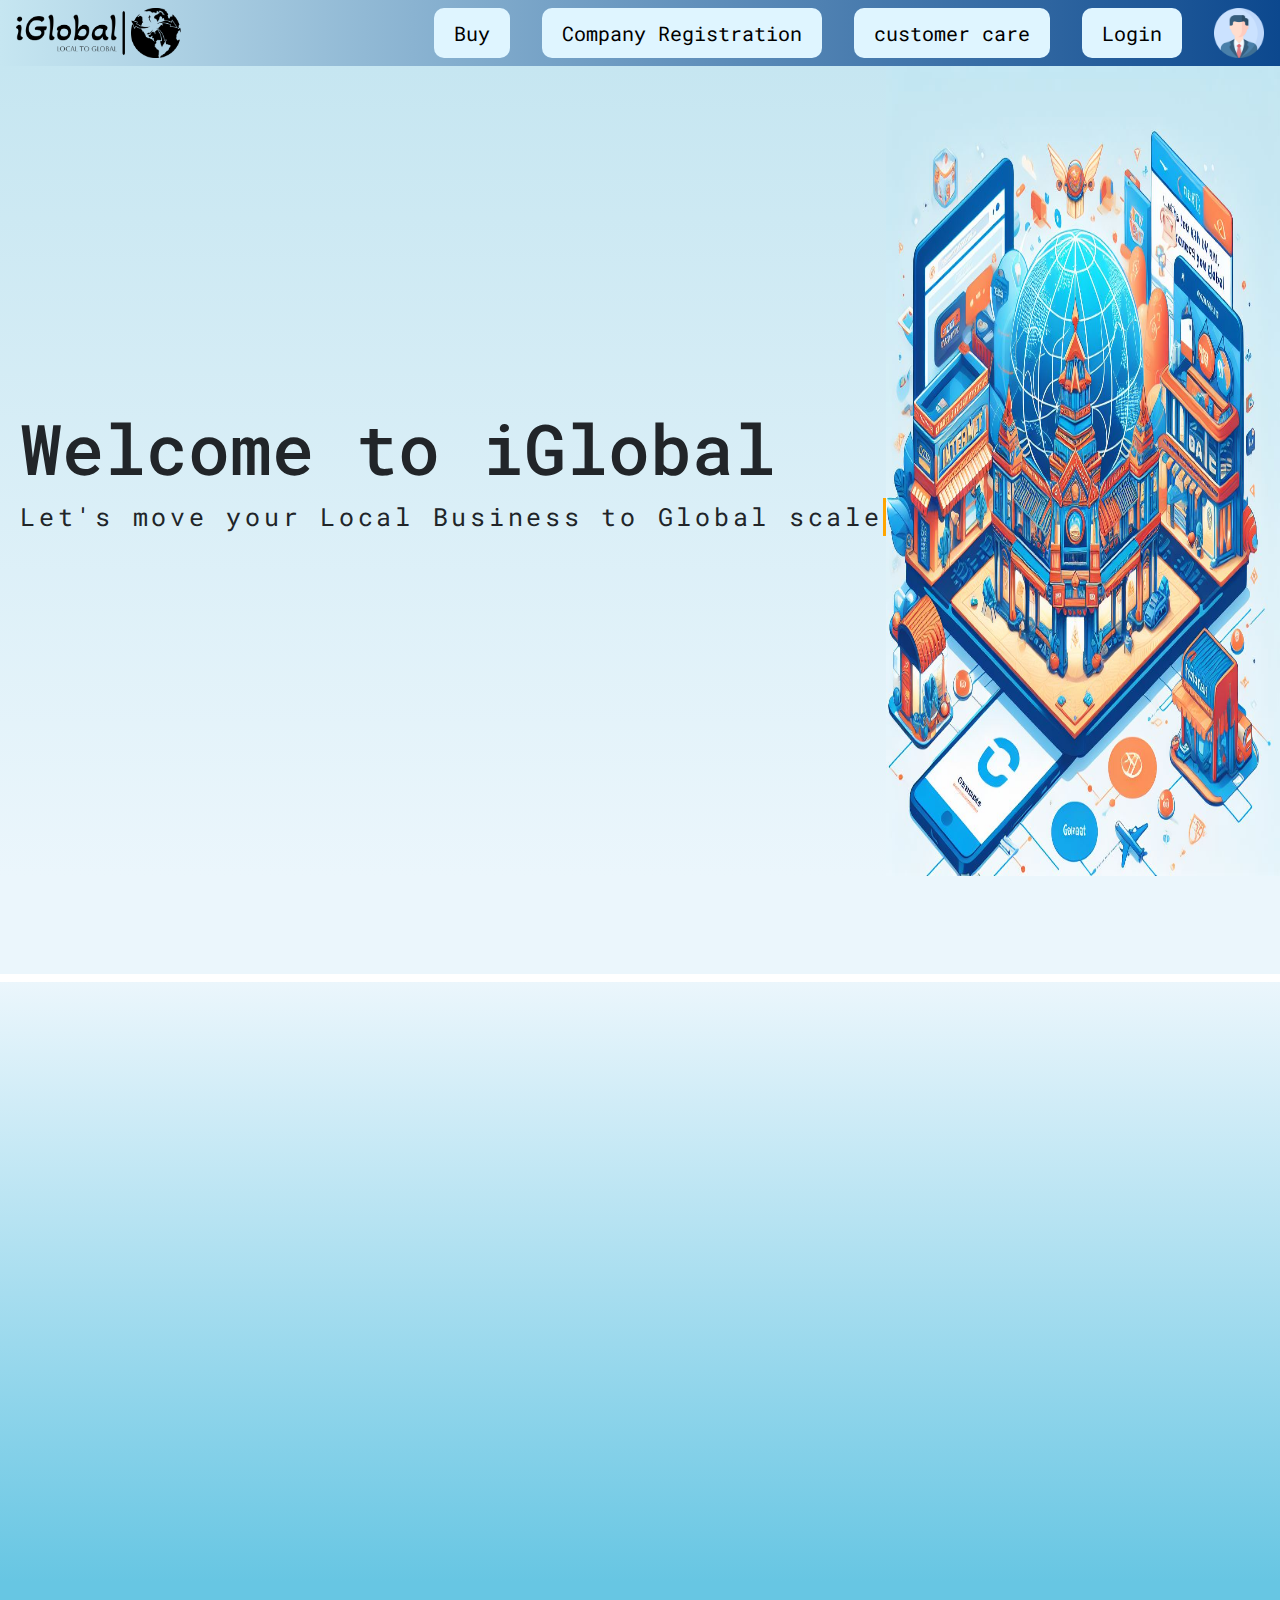
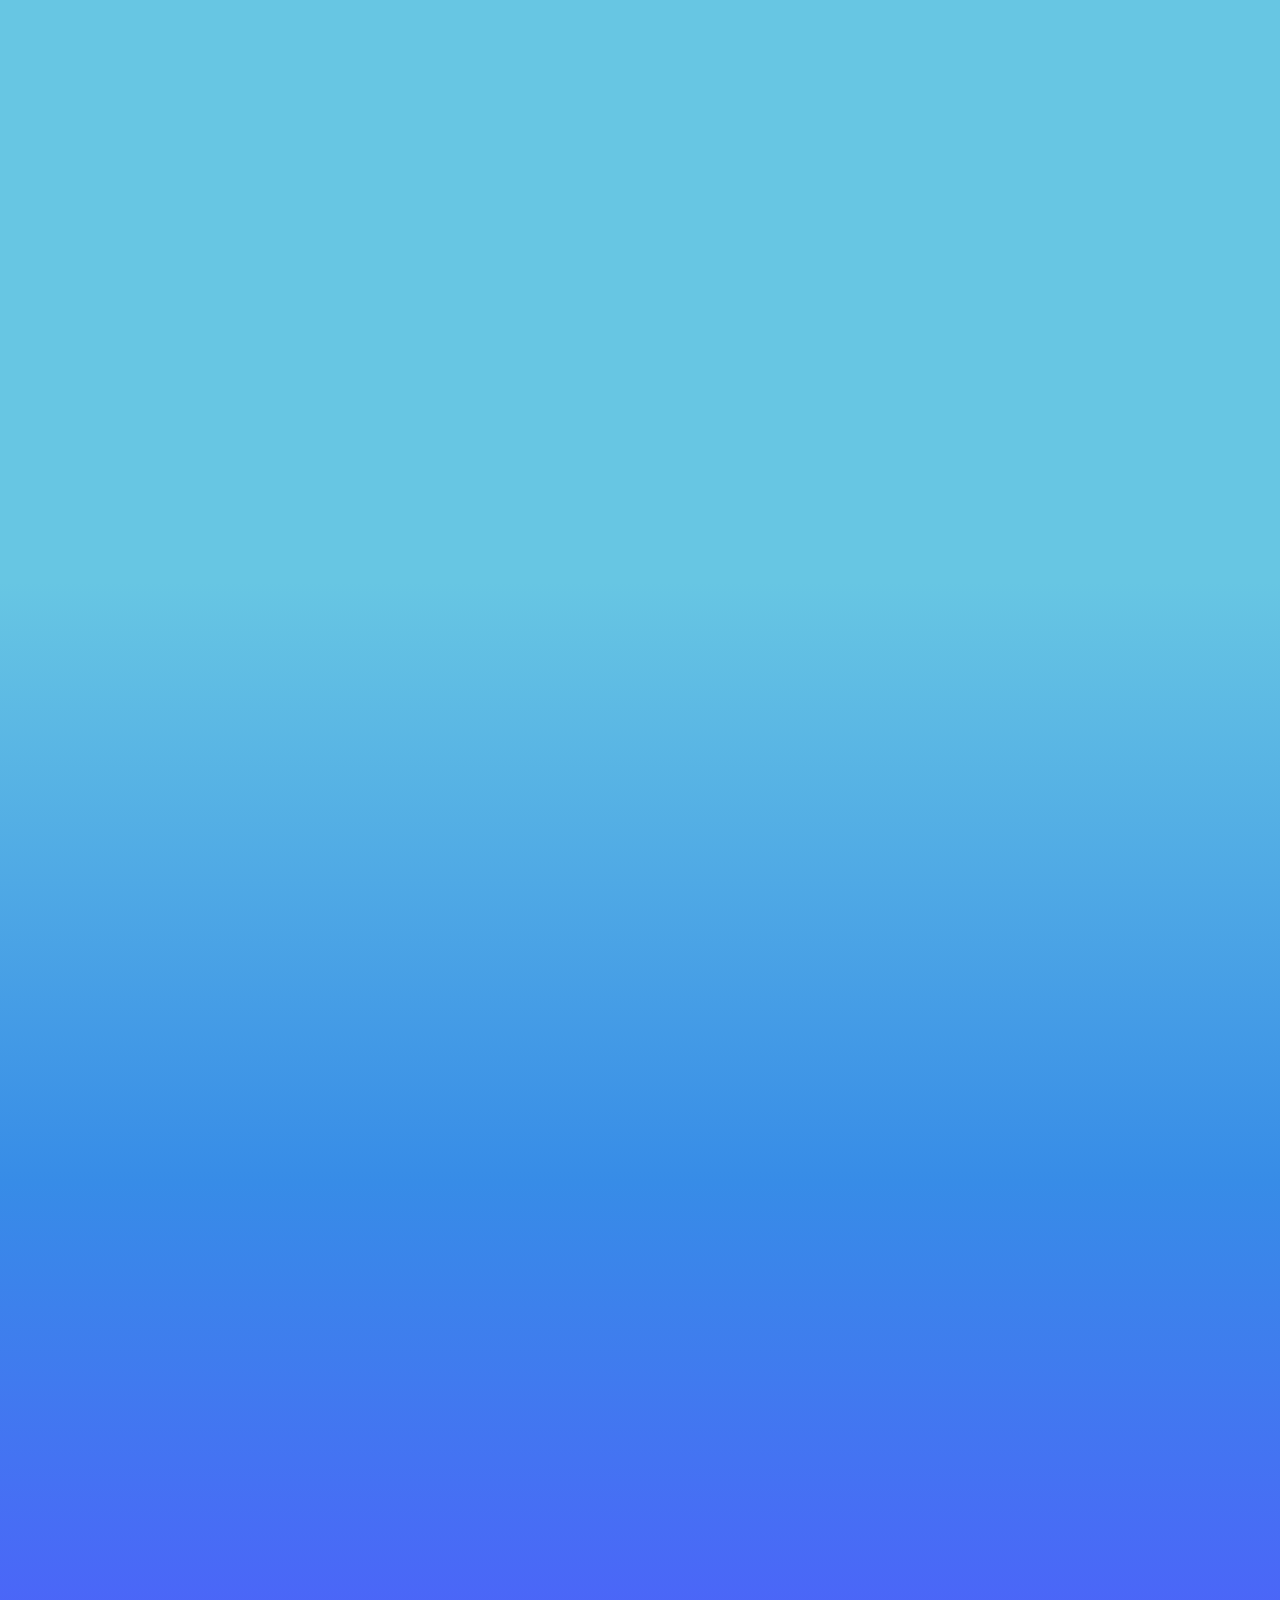
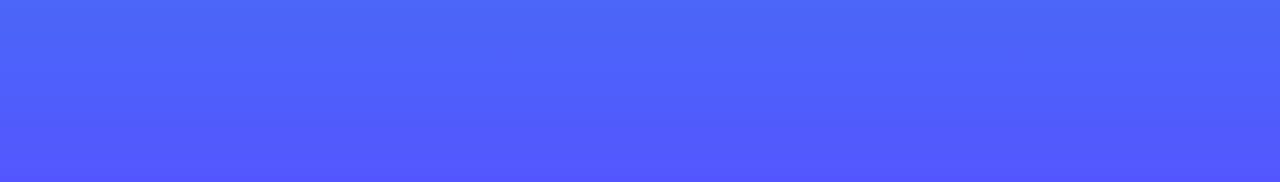
<file: index.html>
<!DOCTYPE html>
<html lang="en">
<head>
    <meta charset="UTF-8">
    <meta name="viewport" content="width=device-width, initial-scale=1.0">
    <title>iGlobal</title>
    <link rel="stylesheet" href="https://unpkg.com/aos@next/dist/aos.css" />
    <link rel="stylesheet" href="style-home.css">
    <link rel="preconnect" href="https://fonts.googleapis.com">
    <link rel="preconnect" href="https://fonts.gstatic.com" crossorigin>
    <link href="https://fonts.googleapis.com/css2?family=Roboto+Mono:ital,wght@0,100..700;1,100..700&display=swap" rel="stylesheet">
    <link rel="preconnect" href="https://fonts.googleapis.com">
    <link rel="preconnect" href="https://fonts.gstatic.com" crossorigin>
    <link href="https://fonts.googleapis.com/css2?family=Angkor&family=Roboto+Mono:ital,wght@0,100..700;1,100..700&display=swap" rel="stylesheet">
    <link rel="stylesheet" href="https://cdn.jsdelivr.net/npm/bootstrap@4.4.1/dist/css/bootstrap.min.css" integrity="sha384-Vkoo8x4CGsO3+Hhxv8T/Q5PaXtkKtu6ug5TOeNV6gBiFeWPGFN9MuhOf23Q9Ifjh" crossorigin="anonymous">
</head>
<body>
    <header>
        <div class="navbar flex">
            <div class="logo">
                <a href="#">
                    <img src="./images/iGlobal-new-logo.png" alt="iGlobal Logo">
                </a>
            </div>
            <div class="inner-navbar-link flex">
                <div class="inner"><a href="Buy.html">Buy</a></div>
                <div class="inner"><a href="Company_registration.html">Company Registration</a></div>
                <div class="inner"><a href="./Customer_care.html">customer care</a></div>
                <div class="flex inner" type="button">
                    <a href="">Login</a>
                </div>
                <div class="account-logo">
                    <a href="">
                        <img src="./images/Account-img.png" alt="Account logo">
                    </a>
                </div>
                
            </div>
        </div>
    </header>

    <!--Main section part start-->
    <!--Container 1-->
    <div class="container-1 flex">
        <div class="cont1-in-1">
            <div class="cont1-ani1">
                 <h1>Welcome to iGlobal</h1>
                 <p>Let's move your Local Business to Global scale</p>
            </div>
        </div>
        <div class="cont1-in-2">
            <img src="./images/image-6.jpeg" alt="Make your business to global">
        </div>
    </div>

    <!--Intermediateory-->
    <div class="feature-text">
        <h1 data-aos="fade-right">Features we provides</h1>
    </div>

    <!--Container 2-->
    <div class="parent-container2 flex">
        <div class="container-2 flex">
            <div class="cont2-in-1 flex" data-aos-duration="4000">
                <h2 data-aos="fade-down">Powerfull connectivity</h2>
                <p data-aos="fade-right">
                    Connect your business with the Global.
                    A powerfull platform to connect Business with Business, 
                    Business with customer. 
                </p>
            </div>
            <div class="cont2-in-2" data-aos="fade-left" data-aos-duration="4000">
                <img src="./images/image-8.jpeg" alt="Connect with Global">
            </div>
        </div>
    </div>

    <!--Container 3-->
    <div class="parent-container3 flex">
        <div class="container-3 flex">
            <div class="cont3-in-2" data-aos="fade-up" data-aos-duration="4000">
                <img src="./images/image-7.jpeg" alt="Connect with Global">
            </div>
            <div class="cont3-in-1"  data-aos-duration="4000">
                <h2 data-aos="fade-down">Local to Global</h2>
                <p data-aos="zoom-in">
                    Small businesses can sell their products to other regions. Make your business to more profitable.
                </p>
            </div>
        </div>
    </div>

    <!--Container 4-->
    <div class="parent-container4 flex">
        <div class="container-4 flex">
            <div class="cont4-in-1 flex" data-aos-duration="4000">
                <h2 data-aos="fade-down">Register your Business</h2>
                <p data-aos="fade-right">
                    Easy to register of business. Two types are provided as regiater one is 
                    company as a <span style="color: #C21292;">Logistic</span> and company as a <span style="color: #C21292;">Seller</span>.
                </p>
            </div>
            <div class="cont4-in-2" data-aos="fade-left" data-aos-duration="4000">
                <img src="./images/image-4.jpeg" alt="Connect with Global">
            </div>
        </div>
    </div>

    <!--Container 5-->
    <div class="parent-container5 flex">
        <div class="container-5 flex">
            <div class="cont5-in-2" data-aos="fade-up" data-aos-duration="4000">
                <img src="./images/image-3.jpeg" alt="Connect with Global">
            </div>
            <div class="cont5-in-1"  data-aos-duration="4000">
                <h2 data-aos="fade-down">Buy your Business needs</h2>
                <p data-aos="zoom-in">
                    Providing your needs is our goal. Buy any material related to your business. 
                </p>
            </div>
        </div>
    </div>
</body>







<script src="https://code.jquery.com/jquery-3.4.1.slim.min.js" integrity="sha384-J6qa4849blE2+poT4WnyKhv5vZF5SrPo0iEjwBvKU7imGFAV0wwj1yYfoRSJoZ+n" crossorigin="anonymous"></script>
<script src="https://cdn.jsdelivr.net/npm/popper.js@1.16.0/dist/umd/popper.min.js" integrity="sha384-Q6E9RHvbIyZFJoft+2mJbHaEWldlvI9IOYy5n3zV9zzTtmI3UksdQRVvoxMfooAo" crossorigin="anonymous"></script>
<script src="https://cdn.jsdelivr.net/npm/bootstrap@4.4.1/dist/js/bootstrap.min.js" integrity="sha384-wfSDF2E50Y2D1uUdj0O3uMBJnjuUD4Ih7YwaYd1iqfktj0Uod8GCExl3Og8ifwB6" crossorigin="anonymous"></script>
<script src="https://unpkg.com/aos@next/dist/aos.js"></script>
<script>
  AOS.init();
</script>
</html>
</file>
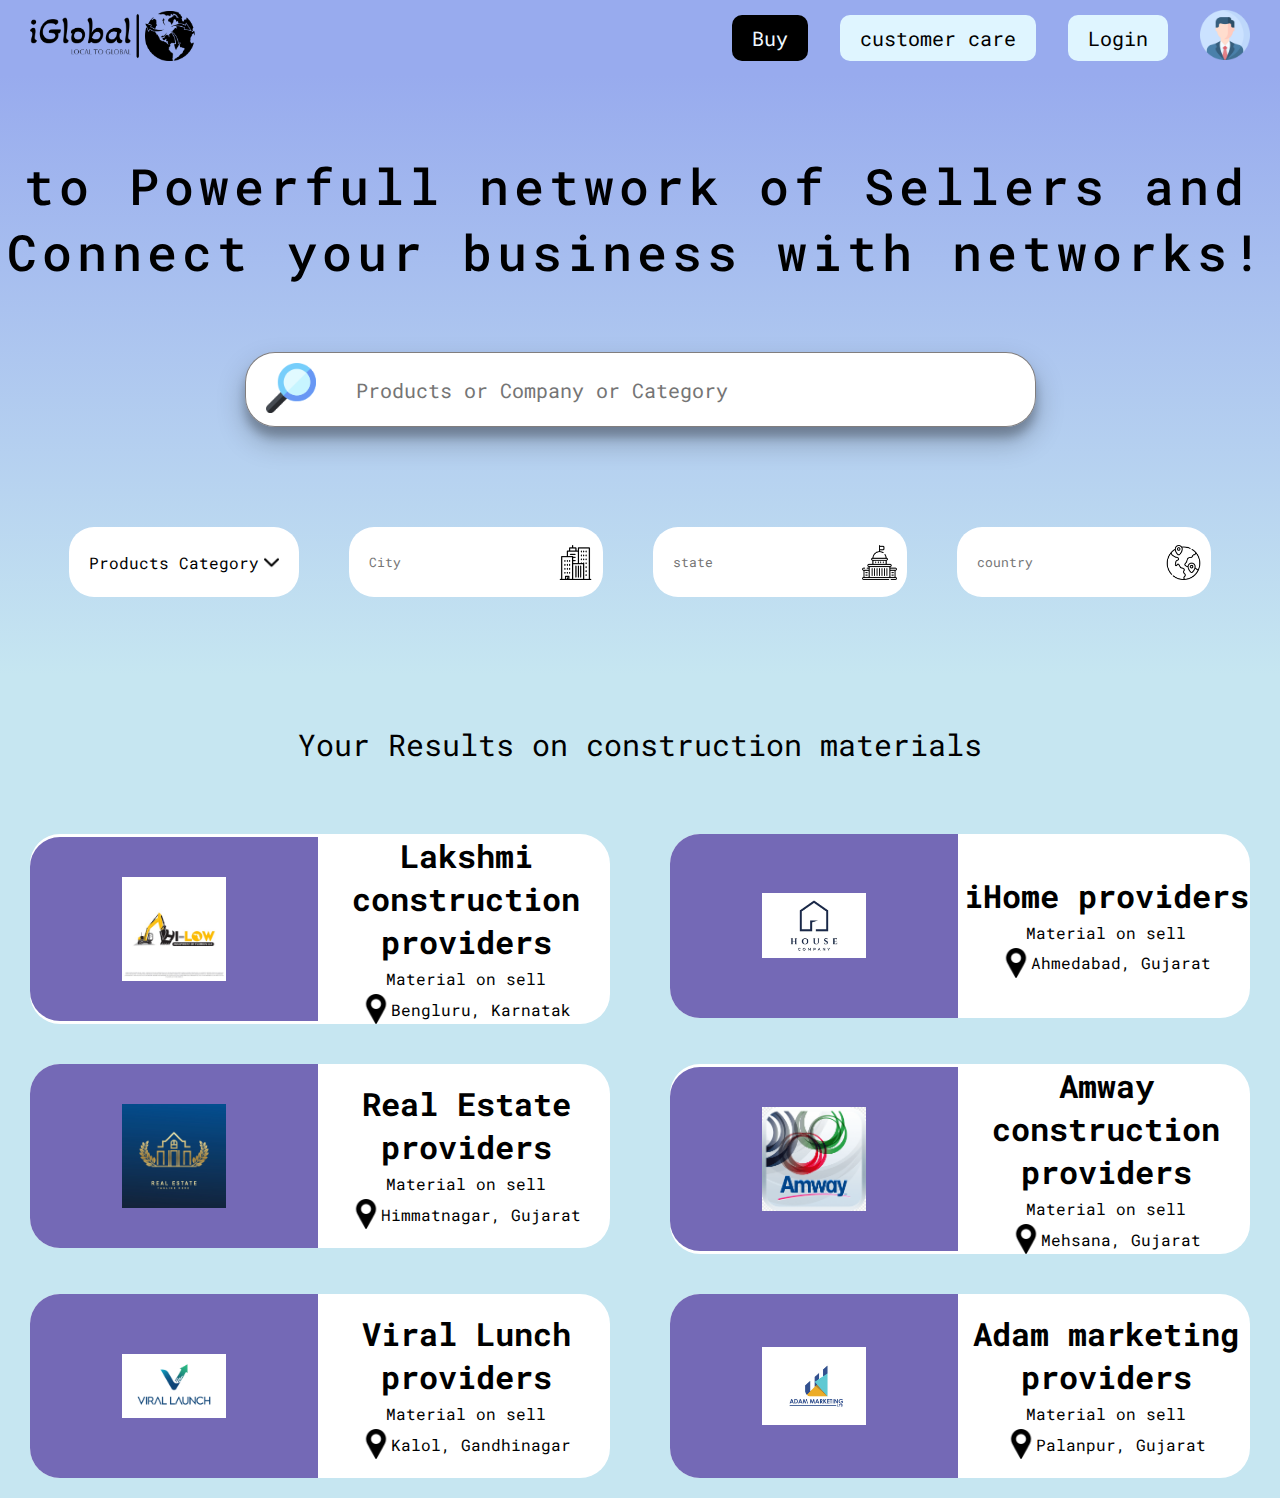
<file: Buy.html>
<!DOCTYPE html>
<html lang="en">
<head>
    <meta charset="UTF-8">
    <meta name="viewport" content="width=device-width, initial-scale=1.0">
    <title>iGlobal | Buy from sellers</title>
    <link rel="stylesheet" href="https://unpkg.com/aos@next/dist/aos.css" />
    <link rel="preconnect" href="https://fonts.googleapis.com">
    <link rel="preconnect" href="https://fonts.gstatic.com" crossorigin>
    <link href="https://fonts.googleapis.com/css2?family=Roboto+Mono:ital,wght@0,100..700;1,100..700&display=swap" rel="stylesheet">
    <link rel="preconnect" href="https://fonts.googleapis.com">
    <link rel="preconnect" href="https://fonts.gstatic.com" crossorigin>
    <link href="https://fonts.googleapis.com/css2?family=Angkor&family=Roboto+Mono:ital,wght@0,100..700;1,100..700&display=swap" rel="stylesheet">
    <link rel="stylesheet" href="style-buy.css">
</head>
<body>
    <header>
        <div class="navbar flex">
            <div class="logo">
                <a href="index.html">
                    <img src="./images/iGlobal-new-logo.png" alt="iGlobal Logo">
                </a>
            </div>
            <div class="inner-navbar-link flex">
                <div class="buy-inner"><a href="">Buy</a></div>
                <div class="inner"><a href="./Customer_care.html">customer care</a></div>
                <div class="inner" type="button">
                    <a href="./Loginpage.html">Login</a>
                </div>
                <div class="account-logo">
                    <a href="">
                        <img src="./images/Account-img.png" alt="Account logo">
                    </a>
                </div>
                
            </div>
        </div>
    </header>

    <!-- Search box part -->
    <div class="container1 flex">
        <div class="cont1-in-1">
             <p>Welcome to Powerfull network of Sellers and Buyers.</p>
             <p>Connect your business with networks!</p>
        </div>
        <div class="cont1-in-2 flex">
            <div class="search-in-1 flex">
                <div class="search-logo">
                    <img src="./images/Search-logo.png" alt="Search-logo">
                </div>
                <div class="search">
                   <input type="text" name="buy-search" placeholder="Products or Company or Category">
                </div>
            </div>
            <div class="cont1-filters flex " data-aos-duration="5000">
                 <a href="" class="hover-shadow-1" data-aos="fade-down">
                    <div class="dropdown flex">
                        <div class="dropdown-text">
                            Products Category
                        </div>
                        <img src="./images/Dropdown.png" alt="Dropdown-logo" class="logo-size">
                     </div>
                 </a>
                    <div class="filter-common-input flex hover-shadow-2" data-aos="fade-up">
                        <input type="text" placeholder="City" class="query-input" >
                        <img src="./images/City.png" alt="City-logo" >
                     </div>
                     <div class="filter-common-input flex hover-shadow-2" data-aos="fade-down">
                        <input type="text" placeholder="state" class="query-input" >
                        <img src="./images/State-logo.png" alt="state">
                     </div>
                     <div class="filter-common-input flex hover-shadow-2" data-aos="fade-up">
                        <input type="text" placeholder="country" class="query-input">
                        <img src="./images/countries.png" alt="Country">
                     </div>
                 
            </div>
        </div>
    </div>


    <!-- Results showing -->

    <div class="result-show-text">
        <p>Your Results on construction materials</p>
    </div>

    <div class="product-container">
        <a href="">
            <div class="box hover-shadow-2">
                <div class="img-part">
                    <img src="./images/company-1.jpeg" alt="company logo">
                </div>
                <div class="content">
                    <h1>Lakshmi construction providers</h1>
                    <p>Material on sell</p>
                   <div class="location-part">
                     <img src="./images/location.png" alt="location-logo">
                     <p>Bengluru, Karnatak</p>
                   </div>
                </div>
            </div>
        </a>
        <a href="">
            <div class="box hover-shadow-2">
                <div class="img-part">
                    <img src="./images/Home-material.webp" alt="company logo">
                </div>
                <div class="content">
                    <h1>iHome providers</h1>
                    <p>Material on sell</p>
                   <div class="location-part">
                     <img src="./images/location.png" alt="location-logo">
                     <p>Ahmedabad, Gujarat</p>
                   </div>
                </div>
            </div>
        </a>
        <a href="">
            <div class="box hover-shadow-2">
                <div class="img-part">
                    <img src="./images/company-3.jpg" alt="company logo">
                </div>
                <div class="content">
                    <h1>Real Estate providers</h1>
                    <p>Material on sell</p>
                   <div class="location-part">
                     <img src="./images/location.png" alt="location-logo">
                     <p>Himmatnagar, Gujarat</p>
                   </div>
                </div>
            </div>
        </a>
        <a href="">
            <div class="box hover-shadow-2">
                <div class="img-part">
                    <img src="./images/Company-4.png" alt="company logo">
                </div>
                <div class="content">
                    <h1>Amway construction providers</h1>
                    <p>Material on sell</p>
                   <div class="location-part">
                     <img src="./images/location.png" alt="location-logo">
                     <p>Mehsana, Gujarat</p>
                   </div>
                </div>
            </div>
        </a>
        <a href="">
            <div class="box hover-shadow-2">
                <div class="img-part">
                    <img src="./images/Company-5.png" alt="company logo">
                </div>
                <div class="content">
                    <h1>Viral Lunch providers</h1>
                    <p>Material on sell</p>
                   <div class="location-part">
                     <img src="./images/location.png" alt="location-logo">
                     <p>Kalol, Gandhinagar</p>
                   </div>
                </div>
            </div>
        </a>
        <a href="">
            <div class="box hover-shadow-2">
                <div class="img-part">
                    <img src="./images/Company-6.jpg" alt="company logo">
                </div>
                <div class="content">
                    <h1>Adam marketing providers</h1>
                    <p>Material on sell</p>
                   <div class="location-part">
                     <img src="./images/location.png" alt="location-logo">
                     <p>Palanpur, Gujarat</p>
                   </div>
                </div>
            </div>
        </a>
    </div>










    <script src="https://unpkg.com/aos@next/dist/aos.js"></script>
<script>
  AOS.init();
</script>
</body>
</html>
</file>
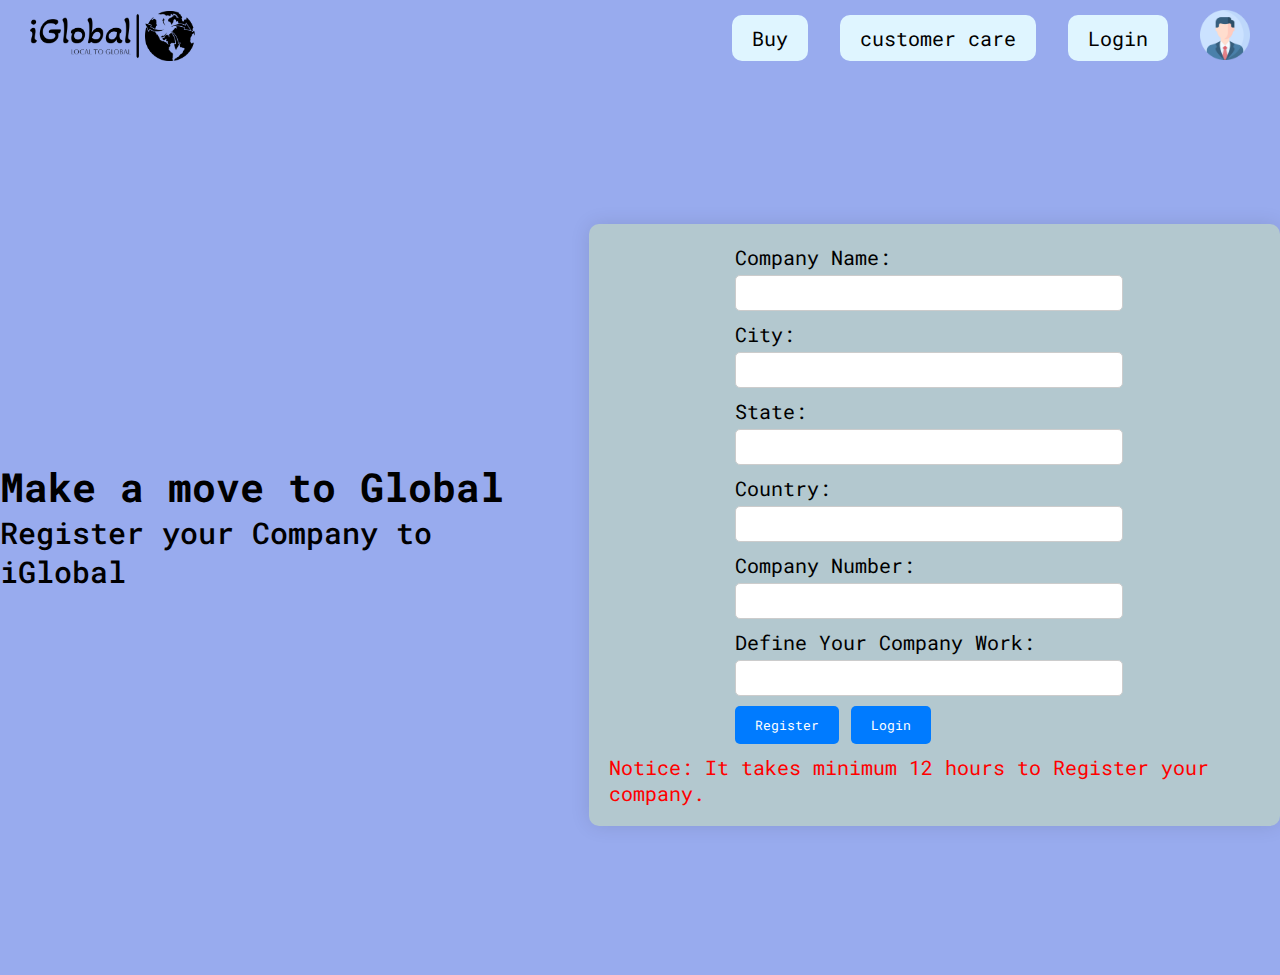
<file: Company_registration.html>
<!DOCTYPE html>
<html lang="en">
<head>
    <meta charset="UTF-8">
    <meta name="viewport" content="width=device-width, initial-scale=1.0">
    <title>iGlobal | company-registration</title>
    <link rel="stylesheet" href="https://unpkg.com/aos@next/dist/aos.css" />
    <link rel="preconnect" href="https://fonts.googleapis.com">
    <link rel="preconnect" href="https://fonts.gstatic.com" crossorigin>
    <link href="https://fonts.googleapis.com/css2?family=Roboto+Mono:ital,wght@0,100..700;1,100..700&display=swap" rel="stylesheet">
    <link rel="preconnect" href="https://fonts.googleapis.com">
    <link rel="preconnect" href="https://fonts.gstatic.com" crossorigin>
    <link href="https://fonts.googleapis.com/css2?family=Angkor&family=Roboto+Mono:ital,wght@0,100..700;1,100..700&display=swap" rel="stylesheet">
    <link rel="stylesheet" href="style-registration.css">
</head>
<body>
    <header>
        <div class="navbar flex">
            <div class="logo">
                <a href="home.html">
                    <img src="./images/iGlobal-new-logo.png" alt="iGlobal Logo">
                </a>
            </div>
            <div class="inner-navbar-link flex">
                <div class="inner"><a href="./Buy.html">Buy</a></div>
                <div class="inner"><a href="./Customer_care.html">customer care</a></div>
                <div class="inner" type="button">
                    <a href="./Loginpage.html">Login</a>
                </div>
                <div class="account-logo">
                    <a href="">
                        <img src="./images/Account-img.png" alt="Account logo">
                    </a>
                </div>
                
            </div>
        </div>
    </header>
    
    <div class="registration">
        <div class="registerText">
            <p style="font-weight: 700; font-size: 40px;">Make a move to Global</p>
            <p>Register your Company to iGlobal</p>
        </div>
        <div class="container">
            <form>
              <label for="company_name">Company Name:</label>
              <input type="text" id="company_name" name="company_name" required>
              
              <label for="city">City:</label>
              <input type="text" id="city" name="city" required>
              
              <label for="state">State:</label>
              <input type="text" id="state" name="state" required>
              
              <label for="country">Country:</label>
              <input type="text" id="country" name="country" required>
              
              <label for="gst_number">Company  Number:</label>
              <input type="text" id="gst_number" name="gst_number" required>
              
              <label for="company_work">Define Your Company Work:</label>
              <input type="text" id="company_work" name="company_work" required>
              
              <button type="submit">Register</button>
              <button type="button">Login</button>
            </form>
            <p class="notice">Notice: It takes minimum 12 hours to Register your company.</p>
          </div>
    </div>
</body>
</html>
</file>
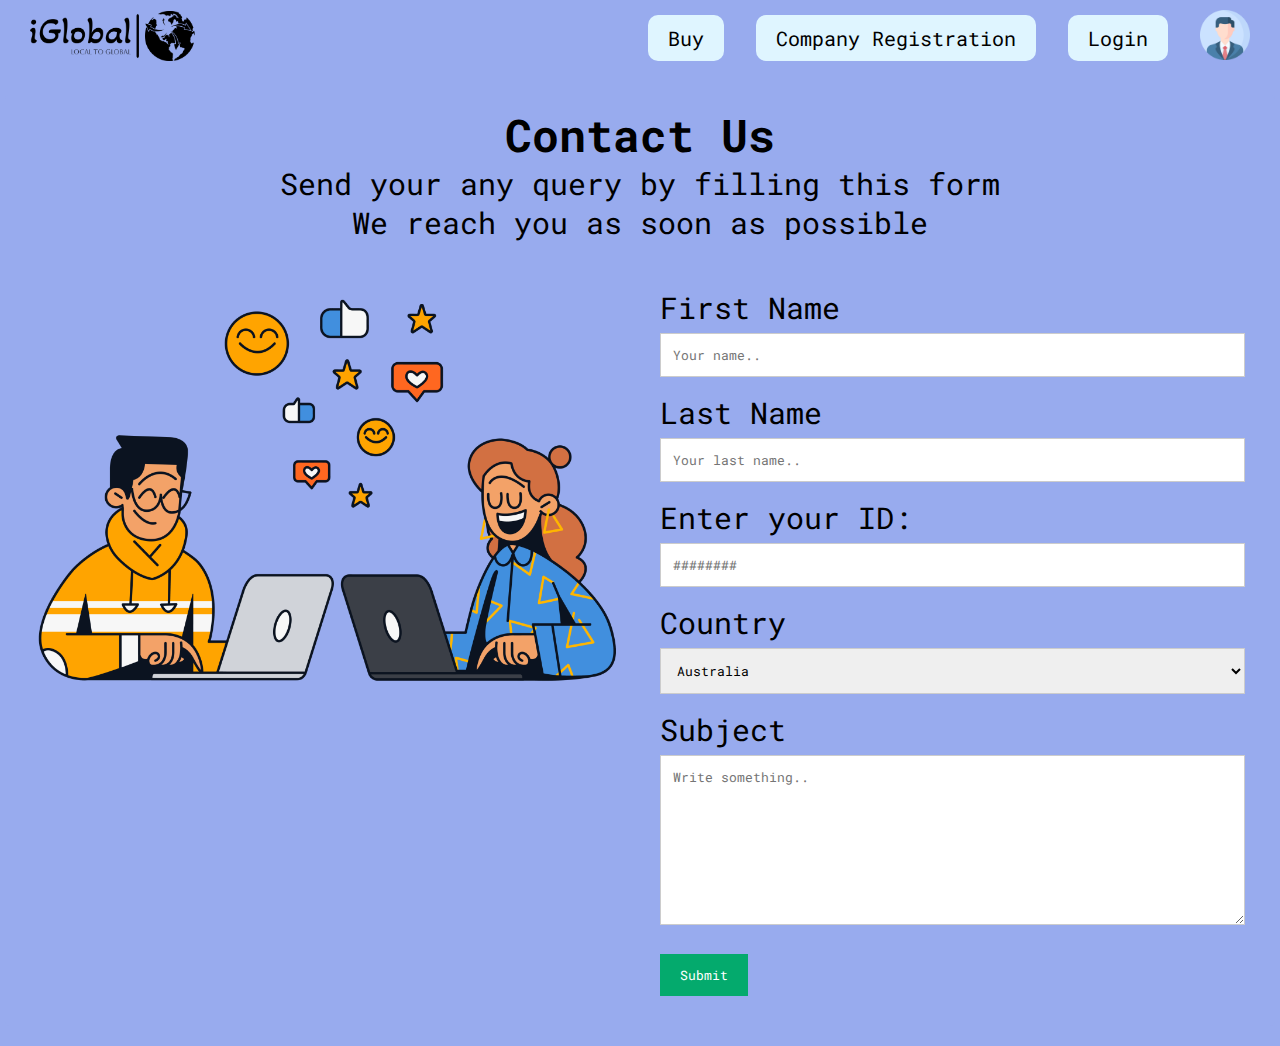
<file: Customer_care.html>
<!DOCTYPE html>
<html lang="en">
<head>
    <meta charset="UTF-8">
    <meta name="viewport" content="width=device-width, initial-scale=1.0">
    <title>customer Care</title>
    <link rel="stylesheet" href="https://unpkg.com/aos@next/dist/aos.css" />
    <link rel="stylesheet" href="Customer_care.css">
    <link rel="preconnect" href="https://fonts.googleapis.com">
    <link rel="preconnect" href="https://fonts.gstatic.com" crossorigin>
    <link href="https://fonts.googleapis.com/css2?family=Roboto+Mono:ital,wght@0,100..700;1,100..700&display=swap" rel="stylesheet">
    <link rel="preconnect" href="https://fonts.googleapis.com">
    <link rel="preconnect" href="https://fonts.gstatic.com" crossorigin>
    <link href="https://fonts.googleapis.com/css2?family=Angkor&family=Roboto+Mono:ital,wght@0,100..700;1,100..700&display=swap" rel="stylesheet">
</head>
<body>
    <header>
        <div class="navbar flex">
            <div class="logo">
                <a href="./index.html">
                    <img src="./images/iGlobal-new-logo.png" alt="iGlobal Logo">
                </a>
            </div>
            <div class="inner-navbar-link flex">
                <div class="inner"><a href="Buy.html">Buy</a></div>
                <div class="inner"><a href="Company_registration.html">Company Registration</a></div>
                <div class="flex inner" type="button">
                    <a href="./Loginpage.html">Login</a>
                </div>
                <div class="account-logo">
                    <a href="">
                        <img src="./images/Account-img.png" alt="Account logo">
                    </a>
                </div>
                
            </div>
        </div>
    </header>
    <div class="container">
        <div style="text-align:center; margin-bottom: 20px;" >
          <h2>Contact Us</h2>
          <p>Send your any query by filling this form</p>
          <p>We reach you as soon as possible</p>
        </div>
        <div class="row">
          <div class="column">
            <img src="./images/customer care.png" style="width:100%">
          </div>
          <div class="column">
            <form action="">
              <label for="fname">First Name</label>
              <input type="text" id="fname" name="firstname" placeholder="Your name..">
              <label for="lname">Last Name</label>
              <input type="text" id="lname" name="lastname" placeholder="Your last name..">
              <label for="comid">Enter your ID:</label>
              <input type="text" id="compid" name="id" placeholder="########">
              <label for="country">Country</label>
              <select id="country" name="country">
                <option value="australia">Australia</option>
                <option value="canada">Canada</option>
                <option value="usa">USA</option>
                <option value="india">India</option>
                <option value="mexico">Mexico</option>
                <option value="thailand">Thailand</option>
              </select>
              <label for="subject">Subject</label>
              <textarea id="subject" name="subject" placeholder="Write something.." style="height:170px"></textarea>
              <input type="submit" value="Submit">
            </form>
          </div>
        </div>
      </div>
</body>
</html>
</file>
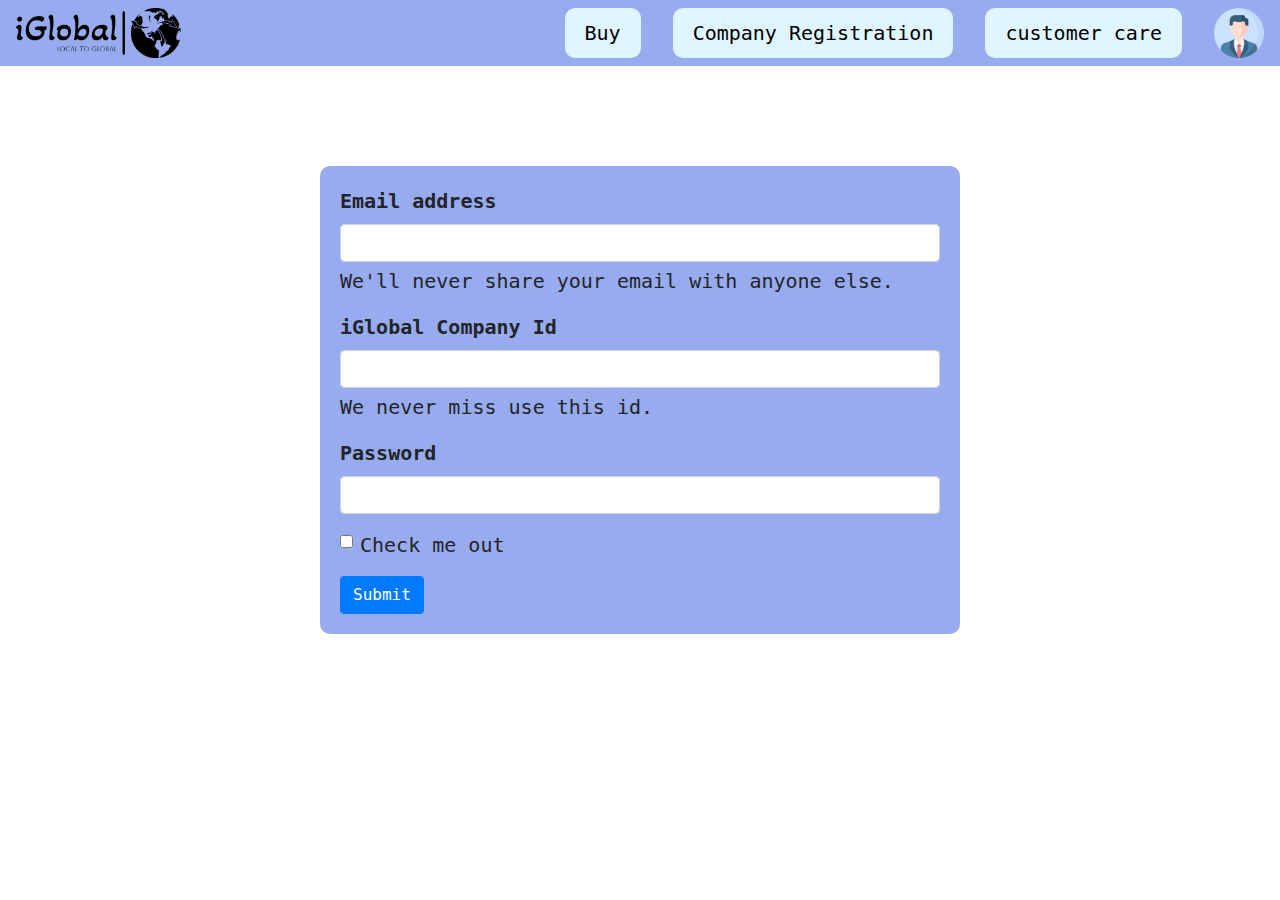
<file: Loginpage.html>
<!DOCTYPE html>
<html lang="en">
<head>
    <meta charset="UTF-8">
    <meta name="viewport" content="width=device-width, initial-scale=1.0">
    <title>Login to iGlobal</title>
    <link rel="stylesheet" href="./loginpage.css">
    <link rel="stylesheet" href="https://cdn.jsdelivr.net/npm/bootstrap@4.4.1/dist/css/bootstrap.min.css" integrity="sha384-Vkoo8x4CGsO3+Hhxv8T/Q5PaXtkKtu6ug5TOeNV6gBiFeWPGFN9MuhOf23Q9Ifjh" crossorigin="anonymous">
</head>
<body>
    <header>
        <div class="navbar flex">
            <div class="logo">
                <a href="./index.html">
                    <img src="./images/iGlobal-new-logo.png" alt="iGlobal Logo">
                </a>
            </div>
            <div class="inner-navbar-link flex">
                <div class="inner"><a href="Buy.html">Buy</a></div>
                <div class="inner"><a href="Company_registration.html">Company Registration</a></div>
                <div class="inner"><a href="./Customer_care.html">customer care</a></div>
                <div class="account-logo">
                    <a href="">
                        <img src="./images/Account-img.png" alt="Account logo">
                    </a>
                </div>
                
            </div>
        </div>
    </header>
    <div class="form-div">
        <form>
            <div class="mb-3">
              <label for="exampleInputEmail1" class="form-label" style="font-weight: 600;">Email address</label>
              <input type="email" class="form-control" id="exampleInputEmail1" aria-describedby="emailHelp">
              <div id="emailHelp" class="form-text">We'll never share your email with anyone else.</div>
            </div>
            <div class="mb-3">
                <label for="exampleInputEmail1" class="form-label" style="font-weight: 600;">iGlobal Company Id</label>
                <input type="text" class="form-control" id="exampleInputEmail1" aria-describedby="compid">
                <div id="compid" class="form-text">We never miss use this id.</div>
              </div>
            <div class="mb-3">
              <label for="exampleInputPassword1" class="form-label" style="font-weight: 600;">Password</label>
              <input type="password" class="form-control" id="exampleInputPassword1">
            </div>
            <div class="mb-3 form-check">
              <input type="checkbox" class="form-check-input" id="exampleCheck1" style="font-weight: 600;">
              <label class="form-check-label" for="exampleCheck1">Check me out</label>
            </div>
            <button type="submit" class="btn btn-primary">Submit</button>
          </form>
    </div>
      <script src="https://code.jquery.com/jquery-3.4.1.slim.min.js" integrity="sha384-J6qa4849blE2+poT4WnyKhv5vZF5SrPo0iEjwBvKU7imGFAV0wwj1yYfoRSJoZ+n" crossorigin="anonymous"></script>
<script src="https://cdn.jsdelivr.net/npm/popper.js@1.16.0/dist/umd/popper.min.js" integrity="sha384-Q6E9RHvbIyZFJoft+2mJbHaEWldlvI9IOYy5n3zV9zzTtmI3UksdQRVvoxMfooAo" crossorigin="anonymous"></script>
<script src="https://cdn.jsdelivr.net/npm/bootstrap@4.4.1/dist/js/bootstrap.min.js" integrity="sha384-wfSDF2E50Y2D1uUdj0O3uMBJnjuUD4Ih7YwaYd1iqfktj0Uod8GCExl3Og8ifwB6" crossorigin="anonymous"></script>

</body>
</html>
</file>
<file: style-home.css>
*{
  margin: 0;
  padding: 0;
  box-sizing: border-box;
  font-family: "Roboto Mono", monospace;
  font-optical-sizing: auto;
  font-style: normal;
}
.login-logo{
    width: 100px;
    height: 60px;
}
.flex{
    display: flex;
}
.logo img{
    height: 50px;
}
.navbar{
    align-items: center;
    justify-content: space-between;
    width: 100%;
    background-color: #c6e6f1;
    background-image: linear-gradient(to right,#c6e6f1,#0c488e);
    padding: 10px 30px;
}
.inner-navbar-link{
    /*width: 30%;*/
    align-items: center;
    justify-content: space-evenly;
    gap: 2rem;
    font-size: 20px;
}
.inner{
    gap: 5px;
    border: none;
    border-radius: 10px;
    padding: 10px 20px;
    background-color: #DFF5FF;
}
.inner a{
    text-decoration: none;
    color: black;
}
.inner:hover{
    background-color: black;

}
.inner:hover a{
    color: aliceblue;
    text-decoration: none;
}
.account-logo img{
    height: 50px;
}

/* Navbar part end */

/*--------------------------------------*/
/* Container 1 part start */
.container-1{
    width: 100%;
    justify-content: space-between;
    box-sizing: border-box;
    align-items: center;
    background-color: #c6e6f1;
    background-image: linear-gradient(#c6e6f1,#ebf6fc);
}
.cont1-in-1{
    padding-left: 20px;
}
.cont1-in-2 img{
    height: 90vh;
    width: 100%;
    border: none;
}
.cont1-in-1{
    display: flex;
    flex-direction: column;
    align-items: center;
    
}

/* Animation of container 1*/
.cont1-in-1 h1{
    font-size: 70px;
  }

.cont1-in-1 p{
    overflow: hidden; /* Ensures the content is not revealed until the animation */
    font-size: 25px;
    border-right: .15em solid orange; /* The typwriter cursor */
    white-space: nowrap; /* Keeps the content on a single line */
    margin: 0 auto; /* Gives that scrolling effect as the typing happens */
    letter-spacing: .15em; /* Adjust as needed */
    animation: 
      typing 4s steps(40, end) 1,
      blink-caret .75s step-end infinite;
}
  /* The typing effect */
  @keyframes typing {
    from { width: 0 }
    to { width: 100% }
  }
  
  /* The typewriter cursor effect */
  @keyframes blink-caret {
    from, to { border-color: transparent }
    50% { border-color: black; }
  }

/* -----------------------*/
.feature-text{
    width: 100%;
    text-align: center;
    font-family: "Angkor", serif;
    font-weight: 500;
    font-style: normal;
    background-color: #ebf6fc;
    font-size: 25px;
    padding-top: 50px;
      
}
/*--------------------------------*/
/* Container-2*/
/* &&&&&&&&&&&&&&&&&&&&*/
.parent-container2{
    background-color: #ebf6fc;
    background-image: linear-gradient(#ebf6fc,#67C6E3);
    width: 100%;
    padding: 50px 30px;
    justify-content: center;
}
.container-2{
    height: 500px;
    width: 65%;
    align-items: center;
    justify-content: space-between;
    font-size: 25px;
    font-weight: 500;
    gap: 30px;
}
.cont2-in-1{
    align-items: center;
    flex-direction: column;
}
.cont2-in-1 h2{
    font-weight: 700;
    border-bottom: 5px solid #265073;
    margin-bottom: 10px;
    text-align: left;
}
.cont2-in-2 img{
    border-radius: 20px;
    height: 300px;
    border: none;
}


/* Container 3 */
.parent-container3{
    background-color: #67C6E3;
    width: 100%;
    padding: 50px 30px;
    justify-content: center;
}
.container-3{
    height: 500px;
    width: 65%;
    align-items: center;
    justify-content: space-between;
    font-size: 25px;
    font-weight: 500;
    gap: 30px;
}
.cont3-in-1{
    align-items: center;
    flex-direction: column;
}
.cont3-in-1 h2{
    font-weight: 700;
    border-bottom: 5px solid #265073;
    margin-bottom: 10px;

}
.cont3-in-2 img{
    border-radius: 20px;
    height: 300px;
    border: none;
}

/*Container 4*/
/*#2D9596*/
.parent-container4{
    background-color: #67C6E3;
    background-image: linear-gradient(#67C6E3,#378CE7);
    width: 100%;
    padding: 50px 30px;
    justify-content: center;
}
.container-4{
    height: 500px;
    width: 65%;
    align-items: center;
    justify-content: space-between;
    font-size: 25px;
    font-weight: 500;
    gap: 30px;
}
.cont4-in-1{
    align-items: center;
    flex-direction: column;
}
.cont4-in-1 h2{
    font-weight: 700;
    border-bottom: 5px solid #265073;
    margin-bottom: 10px;
}
.cont4-in-2 img{
    border-radius: 20px;
    height: 300px;
    border: none;
}

/* Container 5*/
.parent-container5{
    background-color: #378CE7;
    background-image: linear-gradient(#378CE7,#5356FF);
    width: 100%;
    padding: 50px 30px;
    justify-content: center;
}
.container-5{
    height: 500px;
    width: 65%;
    align-items: center;
    justify-content: space-between;
    font-size: 25px;
    font-weight: 500;
    gap: 30px;
}
.cont5-in-1{
    align-items: center;
    flex-direction: column;
}
.cont5-in-1 h2{
    font-weight: 700;
    border-bottom: 5px solid #265073;
    margin-bottom: 10px;
}
.cont5-in-2 img{
    border-radius: 20px;
    height: 300px;
    border: none;
}
</file>
<file: style-buy.css>
*{
    margin: 0;
    padding: 0;
    box-sizing: border-box;
    font-family: "Roboto Mono", monospace;
    font-optical-sizing: auto;
    font-style: normal;
  }
  .login-logo{
      width: 100px;
      height: 60px;
  }
  .flex{
      display: flex;
  }
  .logo img{
      height: 50px;
  }
  .navbar{
      align-items: center;
      justify-content: space-between;
      width: 100%;
      background-color: #98ABEE;
      padding: 10px 30px;
  }
  .inner-navbar-link{
      /*width: 30%;*/
      align-items: center;
      justify-content: space-evenly;
      gap: 2rem;
      font-size: 20px;
  }
  .inner{
      gap: 5px;
      border: none;
      border-radius: 10px;
      padding: 10px 20px;
      background-color: #DFF5FF;
  }
  .inner a{
      text-decoration: none;
      color: black;
  }
  .inner:hover{
      background-color: black;
  }

  /* -----------------  BUY ACTIVATED ------------  */
.buy-inner{
    border: none;
    border-radius: 10px;
    padding: 10px 20px;
    background-color: black;
}
.buy-inner a{
    text-decoration: none;
    color: aliceblue;
}

/* ------------------------------------*/

  .inner:hover a{
      color: aliceblue;
  }
  .account-logo img{
      height: 50px;
  }

  /*------------- navbar end--------*/
  /* Search part start*/
  .cont1-in-1 p{
    overflow: hidden; /* Ensures the content is not revealed until the animation */
    font-size: 50px;
    text-align: center;
    font-weight: 500;
    border-right: .15em solid orange; /* The typwriter cursor */
    white-space: nowrap; /* Keeps the content on a single line */
    margin: 0 auto; /* Gives that scrolling effect as the typing happens */
    letter-spacing: .10em; /* Adjust as needed */
    animation: 
      typing 4s steps(40, end) 1,
      blink-caret 0.75s infinite ease;
}
  /* The typing effect */
  @keyframes typing {
    from { width: 0 }
    to { width: 100% }
    
  }
  
  /* The typewriter cursor effect */
  @keyframes blink-caret {
    from, to { border-color: transparent }
    50% { border-color: #5356FF; }
  }

  .container1{
    align-items: center;
    justify-content: space-evenly;
    flex-direction: column;
    width: 100%;
    height: 600px;
    background-color: #c6e6f1;
    background-image: linear-gradient(#98ABEE,#c6e6f1);
    padding: 10px 30px;
  }
  .cont1-in-2{
    width: 100%;
    flex-direction: column;
    align-items: center;
    justify-content: center;
  }
  .cont1-in-1{
    align-items: center;
  }

  .search-in-1{
    align-items: center;
    justify-content: center;
    border-radius: 30px;
    box-shadow: rgba(0, 0, 0, 0.25) 0px 14px 28px, rgba(0, 0, 0, 0.22) 0px 10px 10px;
  }

  .search-logo{
    height: 75px;
    border: 1px solid rgb(129, 126, 126);
    border-right: none;
    padding: 10px 20px;
    object-fit: contain;
    border-top-left-radius: 30px;
    border-bottom-left-radius: 30px;
    background-color: white;
  }
  .search-logo img{
    height: 50px;
  }
  .search{
    width: 100%;
  }
.search input{
    border: 1px solid rgb(129, 126, 126);
    background-color: white;
    border-top-right-radius: 30px;
    border-bottom-right-radius: 30px;
    border-left: none;
    height: 75px;
    width: 700px;
    font-size: 20px;
    font-weight: 300px;
    padding: 5px 20px;
}


/* Filter part */ 
.logo-size{
  height: 15px;
}

.cont1-filters{
  align-items: center;
  justify-content: space-evenly;
  margin-top: 100px;
  gap: 50px;
}
.dropdown{
  height: 70px;
  align-items: center;
  justify-content: center;
  border-radius: 25px;
  padding: 10px 20px;
  background-color: white;
  gap: 5px;
}
.cont1-filters a{
  text-decoration: none;
  color: black;
}
.hover-shadow-1 > :hover{
  box-shadow: rgba(0, 0, 0, 0.25) 0px 14px 28px, rgba(0, 0, 0, 0.22) 0px 10px 10px;
}

.filter-common-input{
  align-items: center;
  justify-content: center;
  gap: 10px;
}
.filter-common-input > input{
  height: 60px;
  padding: 5px 10px;
  border: none;
  outline: none;
  border-top-left-radius: 25px;
  border-bottom-left-radius: 25px;
}

.hover-shadow-2:hover{
  box-shadow: rgba(0, 0, 0, 0.25) 0px 14px 28px, rgba(0, 0, 0, 0.22) 0px 10px 10px;
}

.hover-shadow-2 > img{
  height: 35px;
}

.hover-shadow-2{
  background-color: white;
  border-radius: 25px;
  padding: 5px 10px;
}


.result-show-text{
  width: 100%;
  padding: 50px 20px;
  font-size: 30px;
  text-align: center;
  background-color: #c6e6f1;
}


/* Result showing */
.product-container{
  display: grid;
  grid-template-columns: 1fr 1fr;
}
.product-container a{
  text-decoration: none;
  background-color: #c6e6f1;
  color: black;
}
.box{
  /* border: 1px solid black; */
  border-radius: 30px;
  margin: 20px 30px;
  display: grid;
  grid-template-columns: 1fr 1fr;
  grid-template-rows: 1fr;
  align-items: center;
  justify-content: center;
  padding: 0px 0px;
  gap: 5px;
}

.img-part img{
  width: 50%;
  object-fit: contain;
  aspect-ratio: 1;
}
.img-part{
  border-top-left-radius: 30px;
  border-bottom-left-radius: 30px;
  padding: 40px;
  display: flex;
  align-items: center;
  justify-content: center;
  background-color: #7469B6;
}
.content{
  display: flex;
  text-align: center;
  flex-direction: column;
  gap: 5px;
}
.location-part{
  display: flex;
  align-items: center;
  justify-content: center;
}
.location-part > img{
  height: 30px;
}
</file>
<file: style-registration.css>
*{
    margin: 0;
    padding: 0;
    box-sizing: border-box;
    font-family: "Roboto Mono", monospace;
    font-optical-sizing: auto;
    font-style: normal;
  }
  .login-logo{
      width: 100px;
      height: 60px;
  }
  .flex{
      display: flex;
  }
  .logo img{
      height: 50px;
  }
  .navbar{
      align-items: center;
      justify-content: space-between;
      width: 100%;
      background-color: #98ABEE;
      padding: 10px 30px;
  }
  .inner-navbar-link{
      /*width: 30%;*/
      align-items: center;
      justify-content: space-evenly;
      gap: 2rem;
      font-size: 20px;
  }
  .inner{
      gap: 5px;
      border: none;
      border-radius: 10px;
      padding: 10px 20px;
      background-color: #DFF5FF;
  }
  .inner a{
      text-decoration: none;
      color: black;
  }
  .inner:hover{
      background-color: black;
  }
  .inner:hover a{
      color: aliceblue;
  }
  .account-logo img{
      height: 50px;
  }


 /* -------------  Registration part ---------------- */
 .registration {
    margin: 0;
    padding: 0;
    font-family: Arial, sans-serif;
    background-color: #98ABEE;
    display: flex;
    justify-content: center;
    align-items: center;
    height: 100vh;
    gap: 60px;
  }
  .container {
    background-color: #B3C8CF;
    padding: 20px;
    border-radius: 10px;
    box-shadow: 0 0 20px rgba(0, 0, 0, 0.1);
    animation: slideIn 0.5s ease forwards;
    font-size: 20px;
    color: black;
  }
  @keyframes slideIn {
    from {
      opacity: 0;
      transform: translateY(-50%);
    }
    to {
      opacity: 1;
      transform: translateY(0);
    }
  }
  form {
    max-width: 400px;
    margin: 0 auto;
  }
  label {
    display: block;
    margin-bottom: 5px;
  }
  input[type="text"],
  input[type="password"] {
    width: calc(100% - 12px);
    padding: 8px;
    margin-bottom: 10px;
    border: 1px solid #ccc;
    border-radius: 5px;
  }
  button {
    background-color: #007bff;
    color: white;
    padding: 10px 20px;
    border: none;
    border-radius: 5px;
    cursor: pointer;
  }
  button:hover {
    background-color: #0056b3;
  }
  .notice {
    color: red;
    margin-top: 10px;
  }
.registerText{
    font-size: 30px;
    font-weight: 500;
    
}
</file>
<file: Customer_care.css>
*{
    margin: 0;
    padding: 0;
    box-sizing: border-box;
    font-family: "Roboto Mono", monospace;
    font-optical-sizing: auto;
    font-style: normal;
  }
  .login-logo{
      width: 100px;
      height: 60px;
  }
  .flex{
      display: flex;
  }
  .logo img{
      height: 50px;
  }
  .navbar{
      align-items: center;
      justify-content: space-between;
      width: 100%;
      background-color: #98ABEE;
      padding: 10px 30px;
  }
  .inner-navbar-link{
      /*width: 30%;*/
      align-items: center;
      justify-content: space-evenly;
      gap: 2rem;
      font-size: 20px;
  }
  .inner{
      gap: 5px;
      border: none;
      border-radius: 10px;
      padding: 10px 20px;
      background-color: #DFF5FF;
  }
  .inner a{
      text-decoration: none;
      color: black;
  }
  .inner:hover{
      background-color: black;
  }
  .inner:hover a{
      color: aliceblue;
  }
  .account-logo img{
      height: 50px;
  }


  .cust{
    border: none;
    border-radius: 10px;
    padding: 10px 20px;
    background-color: black;
}
.cust a{
    text-decoration: none;
    color: aliceblue;
}

body{
    background-color: #98ABEE;
}
  /* form */


/* Style inputs */
input[type=text], select, textarea {
    width: 100%;
    padding: 12px;
    border: 1px solid #ccc;
    margin-top: 6px;
    margin-bottom: 16px;
    resize: vertical;
  }
  
  input[type=submit] {
    background-color: #04AA6D;
    color: white;
    padding: 12px 20px;
    border: none;
    cursor: pointer;
  }
  
  input[type=submit]:hover {
    background-color: #45a049;
  }
  
  /* Style the container/contact section */
  .container {
    border-radius: 5px;
    background-color: #98ABEE;
    padding: 10px;
    font-size: 30px;
    margin: 20px 5px;
  }
  
  /* Create two columns that float next to eachother */
  .column {
    float: left;
    width: 50%;
    margin-top: 6px;
    padding: 20px;
  }
  
  /* Clear floats after the columns */
  .row:after {
    content: "";
    display: table;
    clear: both;
  }
  
  /* Responsive layout - when the screen is less than 600px wide, make the two columns stack on top of each other instead of next to each other */
  @media screen and (max-width: 600px) {
    .column, input[type=submit] {
      width: 100%;
      margin-top: 0;
    }
  }
</file>
<file: loginpage.css>
*{
    margin: 0;
    padding: 0;
    box-sizing: border-box;
    font-family: "Roboto Mono", monospace;
    font-optical-sizing: auto;
    font-style: normal;
  }
  .login-logo{
      width: 100px;
      height: 60px;
  }
  .flex{
      display: flex;
  }
  .logo img{
      height: 50px;
  }
  .navbar{
      align-items: center;
      justify-content: space-between;
      width: 100%;
      background-color: #98ABEE;
      padding: 10px 30px;
  }
  .inner-navbar-link{
      /*width: 30%;*/
      align-items: center;
      justify-content: space-evenly;
      gap: 2rem;
      font-size: 20px;
  }
  .inner{
      gap: 5px;
      border: none;
      border-radius: 10px;
      padding: 10px 20px;
      background-color: #DFF5FF;
  }
  .inner a{
      text-decoration: none;
      color: black;
  }
  .inner:hover{
      background-color: black;
  }
  .inner:hover a{
      color: aliceblue;
      text-decoration: none;
  }
  .account-logo img{
      height: 50px;
  }


  .cust{
    border: none;
    border-radius: 10px;
    padding: 10px 20px;
    background-color: black;
}
.cust a{
    text-decoration: none;
    color: aliceblue;
}

body{
    background-color: #98ABEE;
}

/* formdiv */

.form-div{
    width: 50%;
    margin: 100px auto;
    font-size: 20px;
    padding: 20px;
    border-radius: 10px;
    background-color: #98ABEE;
}
</file>
